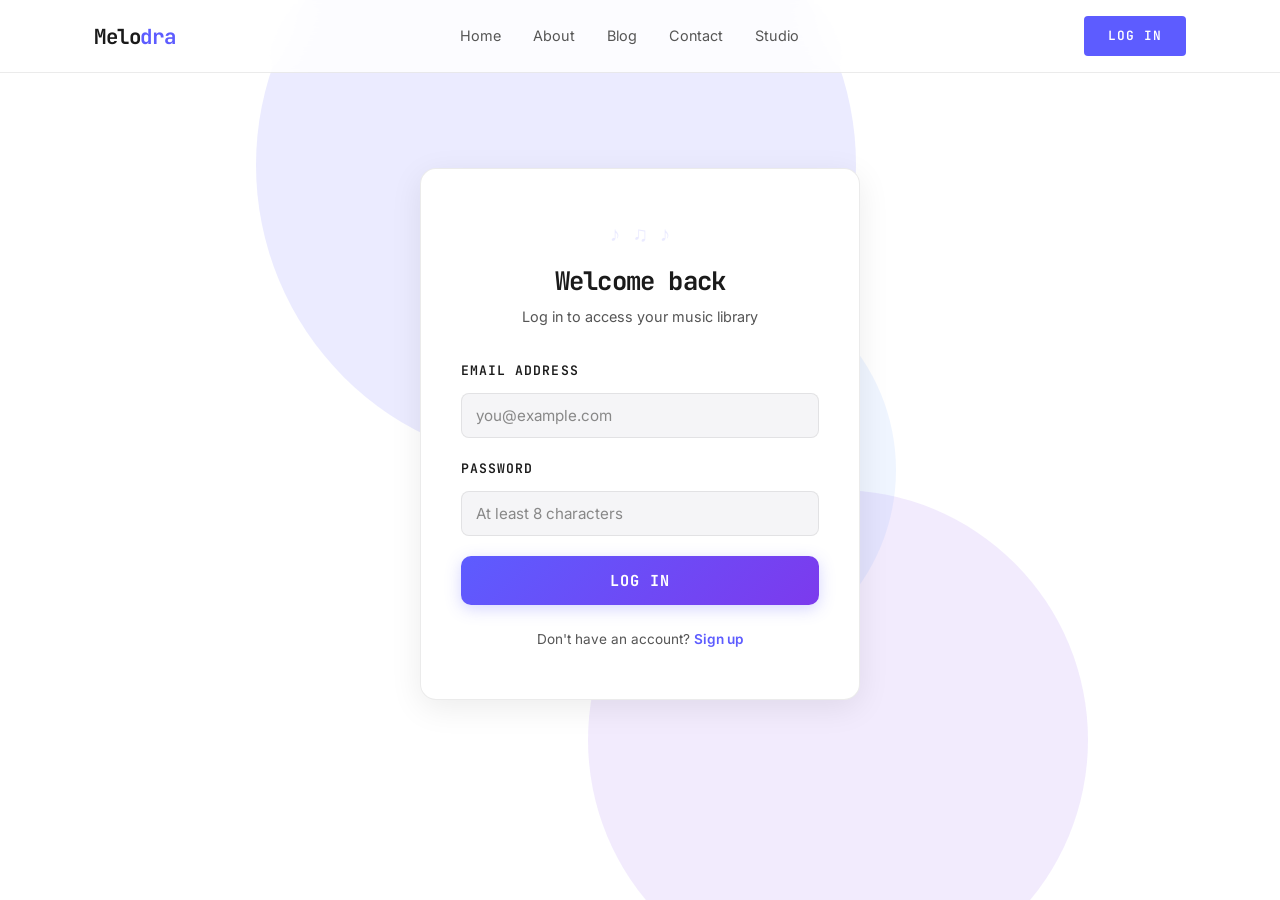
<file: templates/login.html>
<!DOCTYPE html>
<html lang="en">
<head>
  <meta charset="UTF-8" />
  <meta name="viewport" content="width=device-width, initial-scale=1.0" />
  <title>Melodra &ndash; Log In</title>
  <link rel="preconnect" href="https://fonts.googleapis.com" />
  <link rel="preconnect" href="https://fonts.gstatic.com" crossorigin />
  <link rel="stylesheet" href="https://fonts.googleapis.com/css2?family=Inter:wght@400;500;600;700&display=swap" />
  <link rel="stylesheet" href="https://fonts.googleapis.com/css2?family=JetBrains+Mono:wght@400;500;600;700&display=swap" />
  <link rel="stylesheet" href="/static/marketing.css" />
  <style>
    /* ── Aurora Background ── */
    .login-aurora {
      position: fixed;
      inset: 0;
      pointer-events: none;
      z-index: 0;
      overflow: hidden;
    }
    .login-aurora .blob {
      position: absolute;
      border-radius: 50%;
      animation: loginAuroraPulse 8s ease-in-out infinite alternate;
    }
    .login-aurora .blob--1 {
      width: 600px; height: 600px;
      background: #5D5CFF;
      opacity: 0.12;
      top: -15%; left: 20%;
    }
    .login-aurora .blob--2 {
      width: 500px; height: 500px;
      background: #7C3AED;
      opacity: 0.10;
      bottom: -10%; right: 15%;
      animation-delay: 2s;
    }
    .login-aurora .blob--3 {
      width: 400px; height: 400px;
      background: #3B82F6;
      opacity: 0.08;
      top: 30%; right: 30%;
      animation-delay: 4s;
    }
    @keyframes loginAuroraPulse {
      0%   { transform: scale(1)   translate(0, 0);       opacity: 0.12; }
      50%  { transform: scale(1.1) translate(20px, -10px); opacity: 0.22; }
      100% { transform: scale(1)   translate(-10px, 5px);  opacity: 0.15; }
    }

    /* ── Login Section ── */
    .login-section {
      position: relative;
      z-index: 1;
      min-height: calc(100vh - 72px);
      display: flex;
      align-items: center;
      justify-content: center;
      padding: 120px 24px 80px;
    }

    .login-card {
      max-width: 440px;
      width: 100%;
      background: #fff;
      border: 1px solid var(--m-border);
      border-radius: 16px;
      padding: 48px 40px;
      box-shadow: 0 8px 32px rgba(0,0,0,.08);
    }

    .login-notes {
      display: flex;
      justify-content: center;
      gap: 12px;
      margin-bottom: 16px;
      font-size: 1.3rem;
      opacity: 0.12;
      color: var(--m-primary);
    }
    .login-notes span {
      animation: floatNote 3s ease-in-out infinite;
    }
    .login-notes span:nth-child(1) { animation-delay: 0s; }
    .login-notes span:nth-child(2) { animation-delay: 0.3s; }
    .login-notes span:nth-child(3) { animation-delay: 0.6s; }
    @keyframes floatNote {
      0%, 100% { transform: translateY(0); }
      50% { transform: translateY(-5px); }
    }

    .login-header {
      text-align: center;
      margin-bottom: 32px;
    }
    .login-header h1 {
      font-family: var(--m-mono);
      font-size: 1.6rem;
      font-weight: 700;
      color: var(--m-text);
      margin-bottom: 8px;
    }
    .login-header p {
      font-size: 0.9rem;
      color: var(--m-text-mid);
    }

    .form-group {
      margin-bottom: 20px;
    }
    .form-group label {
      display: block;
      font-size: 0.82rem;
      font-weight: 600;
      color: var(--m-text);
      margin-bottom: 6px;
    }
    .form-input {
      width: 100%;
      padding: 12px 14px;
      font-family: var(--m-body);
      font-size: 0.95rem;
      color: var(--m-text);
      background: var(--m-surface);
      border: 1px solid var(--m-border);
      border-radius: 8px;
      outline: none;
      transition: border-color 0.2s ease, box-shadow 0.2s ease;
    }
    .form-input:focus {
      border-color: var(--m-primary);
      box-shadow: 0 0 0 3px rgba(93, 92, 255, 0.1);
    }
    .form-input::placeholder {
      color: var(--m-text-lo);
    }

    .form-error {
      background: rgba(220, 38, 38, 0.06);
      border: 1px solid rgba(220, 38, 38, 0.15);
      color: #dc2626;
      font-size: 0.85rem;
      padding: 10px 14px;
      border-radius: 8px;
      margin-bottom: 20px;
      display: none;
    }
    .form-error.visible { display: block; }

    .submit-btn {
      width: 100%;
      padding: 14px;
      font-family: var(--m-mono);
      font-size: 0.95rem;
      font-weight: 700;
      text-transform: uppercase;
      letter-spacing: 0.06em;
      color: #fff;
      background: linear-gradient(135deg, #5D5CFF 0%, #7C3AED 100%);
      border: none;
      border-radius: 10px;
      cursor: pointer;
      transition: transform 0.2s ease, box-shadow 0.2s ease;
      box-shadow: 0 4px 16px rgba(93, 92, 255, 0.25);
    }
    .submit-btn:hover {
      transform: translateY(-2px);
      box-shadow: 0 6px 24px rgba(93, 92, 255, 0.35);
    }
    .submit-btn:active {
      transform: translateY(0);
    }
    .submit-btn:disabled {
      opacity: 0.6;
      cursor: not-allowed;
      transform: none;
    }

    .toggle-text {
      text-align: center;
      margin-top: 24px;
      font-size: 0.85rem;
      color: var(--m-text-mid);
    }
    .toggle-text a {
      color: var(--m-primary);
      font-weight: 600;
      text-decoration: none;
    }
    .toggle-text a:hover {
      text-decoration: underline;
    }

    .hidden { display: none !important; }

    @media (max-width: 480px) {
      .login-card { padding: 36px 24px; }
      .login-header h1 { font-size: 1.3rem; }
    }
  </style>
</head>
<body class="marketing">

  <!-- ─── Navbar ─── -->
  <nav class="navbar">
    <div class="container">
      <a href="/" class="nav-logo">Melo<span>dra</span></a>
      <ul class="nav-links" id="navLinks">
        <li><a href="/">Home</a></li>
        <li><a href="/about">About</a></li>
        <li><a href="/blog">Blog</a></li>
        <li><a href="/contact">Contact</a></li>
        <li><a href="/studio">Studio</a></li>
      </ul>
      <a href="/login" class="nav-cta">Log In</a>
      <button class="nav-toggle" id="navToggle" aria-label="Menu">&#9776;</button>
    </div>
  </nav>

  <!-- ─── Aurora Background ─── -->
  <div class="login-aurora">
    <div class="blob blob--1"></div>
    <div class="blob blob--2"></div>
    <div class="blob blob--3"></div>
  </div>

  <!-- ─── Login Section ─── -->
  <section class="login-section">
    <div class="login-card">
      <div class="login-notes">
        <span>&#9834;</span>
        <span>&#9835;</span>
        <span>&#9834;</span>
      </div>

      <div class="login-header">
        <h1 id="auth-title">Welcome back</h1>
        <p id="auth-subtitle">Log in to access your music library</p>
      </div>

      <div class="form-error" id="auth-error"></div>

      <form id="auth-form" autocomplete="on">
        <div class="form-group hidden" id="name-group">
          <label for="name-input">Full name</label>
          <input type="text" id="name-input" class="form-input" placeholder="Your name" autocomplete="name" />
        </div>
        <div class="form-group">
          <label for="email-input">Email address</label>
          <input type="email" id="email-input" class="form-input" placeholder="you@example.com" required autocomplete="email" />
        </div>
        <div class="form-group">
          <label for="password-input">Password</label>
          <input type="password" id="password-input" class="form-input" placeholder="At least 8 characters" required autocomplete="current-password" />
        </div>
        <button type="submit" class="submit-btn" id="submit-btn">Log In</button>
      </form>

      <p class="toggle-text">
        <span id="toggle-prompt">Don't have an account?</span>
        <a href="#" id="toggle-link">Sign up</a>
      </p>
    </div>
  </section>

  <script>
    document.getElementById('navToggle').addEventListener('click', () => {
      document.getElementById('navLinks').classList.toggle('open');
    });

    const form       = document.getElementById('auth-form');
    const titleEl    = document.getElementById('auth-title');
    const subtitleEl = document.getElementById('auth-subtitle');
    const errorEl    = document.getElementById('auth-error');
    const nameGroup  = document.getElementById('name-group');
    const nameInput  = document.getElementById('name-input');
    const emailInput = document.getElementById('email-input');
    const passInput  = document.getElementById('password-input');
    const submitBtn  = document.getElementById('submit-btn');
    const toggleLink = document.getElementById('toggle-link');
    const togglePrompt = document.getElementById('toggle-prompt');

    let isSignup = false;

    toggleLink.addEventListener('click', (e) => {
      e.preventDefault();
      isSignup = !isSignup;
      errorEl.classList.remove('visible');

      if (isSignup) {
        titleEl.textContent = 'Create your account';
        subtitleEl.textContent = 'Sign up to start your music library';
        nameGroup.classList.remove('hidden');
        nameInput.setAttribute('required', '');
        passInput.setAttribute('autocomplete', 'new-password');
        submitBtn.textContent = 'Sign Up';
        togglePrompt.textContent = 'Already have an account?';
        toggleLink.textContent = 'Log in';
      } else {
        titleEl.textContent = 'Welcome back';
        subtitleEl.textContent = 'Log in to access your music library';
        nameGroup.classList.add('hidden');
        nameInput.removeAttribute('required');
        passInput.setAttribute('autocomplete', 'current-password');
        submitBtn.textContent = 'Log In';
        togglePrompt.textContent = "Don't have an account?";
        toggleLink.textContent = 'Sign up';
      }
    });

    form.addEventListener('submit', async (e) => {
      e.preventDefault();
      errorEl.classList.remove('visible');
      submitBtn.disabled = true;
      submitBtn.textContent = isSignup ? 'Creating account\u2026' : 'Logging in\u2026';

      const url = isSignup ? '/signup' : '/login';
      const body = {
        email: emailInput.value.trim(),
        password: passInput.value,
      };
      if (isSignup) body.name = nameInput.value.trim();

      try {
        const res = await fetch(url, {
          method: 'POST',
          headers: { 'Content-Type': 'application/json' },
          body: JSON.stringify(body),
        });
        const data = await res.json();

        if (!res.ok) {
          errorEl.textContent = data.error || 'Something went wrong.';
          errorEl.classList.add('visible');
          submitBtn.disabled = false;
          submitBtn.textContent = isSignup ? 'Sign Up' : 'Log In';
          return;
        }

        window.location.href = data.redirect || '/dashboard';
      } catch (err) {
        errorEl.textContent = 'Network error. Please try again.';
        errorEl.classList.add('visible');
        submitBtn.disabled = false;
        submitBtn.textContent = isSignup ? 'Sign Up' : 'Log In';
      }
    });
  </script>
</body>
</html>
</file>
<file: static/marketing.css>
/* ── Marketing Pages – "Sound Comes Alive" ──────────────────────────────── */

:root {
  --m-bg:        #FFFFFF;
  --m-surface:   #F5F5F7;
  --m-surface-2: #EFEFEF;
  --m-border:    rgba(0,0,0,0.08);
  --m-border-hi: rgba(93,92,255,0.3);
  --m-primary:   #5D5CFF;
  --m-primary-d: #4E4DE6;
  --m-primary-g: #7B7AFF;
  --m-purple:    #7C3AED;
  --m-blue:      #3B82F6;
  --m-green:     #16a34a;
  --m-text:      #1A1A1A;
  --m-text-mid:  #555555;
  --m-text-lo:   #888888;
  --m-font:      "Inter", sans-serif;
  --m-mono:      "JetBrains Mono", monospace;
  --m-radius:    12px;
  --m-radius-lg: 20px;
  --m-max-w:     1140px;
}

*, *::before, *::after { box-sizing: border-box; margin: 0; padding: 0; }

body.marketing {
  font-family: var(--m-font);
  background: var(--m-bg);
  color: var(--m-text);
  line-height: 1.6;
  -webkit-font-smoothing: antialiased;
  overflow-x: hidden;
}

a { color: var(--m-primary); text-decoration: none; }
a:hover { text-decoration: none; }

img { max-width: 100%; display: block; }

/* ── Utility ─────────────────────────────────────────────────────────────── */
.container { max-width: var(--m-max-w); margin: 0 auto; padding: 0 24px; }
.section   { padding: 100px 0; }
.section--sm { padding: 64px 0; }
.text-center { text-align: center; }

.eyebrow {
  display: inline-flex;
  align-items: center;
  gap: 8px;
  font-family: var(--m-mono);
  font-size: 0.72rem;
  font-weight: 600;
  letter-spacing: 0.2em;
  text-transform: uppercase;
  color: var(--m-primary);
  background: rgba(93,92,255,0.07);
  border: 1px solid rgba(93,92,255,0.15);
  border-radius: 100px;
  padding: 6px 14px;
  margin-bottom: 16px;
}
.eyebrow::before {
  content: "";
  width: 6px; height: 6px;
  border-radius: 50%;
  background: var(--m-primary);
  flex-shrink: 0;
}

h1, h2, h3, h4 { font-family: var(--m-mono); font-weight: 700; line-height: 1.2; }
h1 { font-size: clamp(2.2rem, 5vw, 3.6rem); letter-spacing: -0.03em; }
h2 { font-size: clamp(1.6rem, 3.5vw, 2.4rem); letter-spacing: -0.02em; }
h3 { font-size: 1.2rem; }
h4 { font-size: 1rem; }

.subtitle {
  font-size: 1.1rem;
  color: var(--m-text-mid);
  max-width: 560px;
  margin: 16px auto 0;
  line-height: 1.75;
}

/* ── Buttons ─────────────────────────────────────────────────────────────── */
.btn {
  display: inline-flex;
  align-items: center;
  gap: 8px;
  font-family: var(--m-mono);
  font-size: 0.85rem;
  font-weight: 600;
  letter-spacing: 0.06em;
  text-transform: uppercase;
  border: none;
  border-radius: 4px;
  padding: 14px 32px;
  cursor: pointer;
  transition: transform 0.2s, box-shadow 0.25s, background 0.2s;
  text-decoration: none;
  position: relative;
  overflow: hidden;
}

.btn--primary {
  background: var(--m-primary);
  color: #fff;
}
.btn--primary::after {
  content: "";
  position: absolute;
  inset: 0;
  background: linear-gradient(90deg, transparent 0%, rgba(255,255,255,0.2) 50%, transparent 100%);
  transform: translateX(-100%);
  transition: transform 0.5s ease;
}
.btn--primary:hover::after { transform: translateX(100%); }
.btn--primary:hover {
  background: var(--m-primary-d);
  transform: translateY(-2px);
  box-shadow: 0 8px 24px rgba(93,92,255,0.3);
}

.btn--outline {
  background: transparent;
  color: var(--m-text);
  border: 1.5px solid var(--m-border);
}
.btn--outline:hover {
  border-color: var(--m-primary);
  color: var(--m-primary);
  transform: translateY(-2px);
}

.btn-group { display: flex; gap: 16px; flex-wrap: wrap; }

/* ── Navbar ──────────────────────────────────────────────────────────────── */
.navbar {
  position: fixed;
  top: 0; left: 0; right: 0;
  z-index: 200;
  padding: 16px 0;
  background: rgba(255,255,255,0.85);
  backdrop-filter: blur(16px);
  -webkit-backdrop-filter: blur(16px);
  border-bottom: 1px solid var(--m-border);
  transition: background 0.3s, box-shadow 0.3s;
}
.navbar.scrolled {
  background: rgba(255,255,255,0.95);
  box-shadow: 0 1px 24px rgba(0,0,0,0.06);
}
.navbar .container {
  display: flex;
  align-items: center;
  justify-content: space-between;
}
.nav-logo {
  font-family: var(--m-mono);
  font-size: 1.3rem;
  font-weight: 700;
  color: var(--m-text);
  letter-spacing: -0.02em;
}
.nav-logo:hover { text-decoration: none; }
.nav-logo span { color: var(--m-primary); }

.nav-links {
  display: flex;
  align-items: center;
  gap: 32px;
  list-style: none;
}
.nav-links a {
  font-size: 0.9rem;
  color: var(--m-text-mid);
  transition: color 0.2s;
}
.nav-links a:hover { color: var(--m-text); text-decoration: none; }
.nav-links a.active { color: var(--m-primary); }

.nav-cta {
  font-family: var(--m-mono);
  font-size: 0.8rem;
  font-weight: 600;
  text-transform: uppercase;
  letter-spacing: 0.08em;
  background: var(--m-primary);
  color: #fff;
  padding: 10px 24px;
  border-radius: 4px;
  transition: background 0.2s, box-shadow 0.2s, transform 0.2s;
}
.nav-cta:hover {
  background: var(--m-primary-d);
  box-shadow: 0 4px 16px rgba(93,92,255,0.3);
  transform: translateY(-1px);
  text-decoration: none;
}

.nav-toggle {
  display: none;
  background: none;
  border: none;
  color: var(--m-text);
  font-size: 1.5rem;
  cursor: pointer;
}

/* ── Hero – Canvas Waveform ──────────────────────────────────────────────── */
.hero {
  position: relative;
  min-height: 100vh;
  display: flex;
  align-items: center;
  justify-content: center;
  text-align: center;
  padding: 120px 24px 96px;
  overflow: hidden;
}

#heroCanvas {
  position: absolute;
  inset: 0;
  width: 100%;
  height: 100%;
  pointer-events: none;
  z-index: 0;
}

.hero-content {
  position: relative;
  z-index: 2;
  max-width: 720px;
}

.hero h1 {
  margin-bottom: 20px;
}
.hero h1 .char {
  display: inline-block;
  min-width: 0.35em;
  transition: color 0.1s;
}
.hero .subtitle { font-size: 1.2rem; margin-bottom: 40px; }
.hero .btn-group { justify-content: center; }

/* Scroll rings */
.scroll-rings {
  position: absolute;
  bottom: 40px;
  left: 50%;
  transform: translateX(-50%);
  display: flex;
  flex-direction: column;
  align-items: center;
  gap: 8px;
  z-index: 2;
  opacity: 0;
}
.scroll-rings span {
  display: block;
  border: 1.5px solid var(--m-primary);
  border-radius: 50%;
  animation: ringPulse 2.4s ease-out infinite;
}
.scroll-rings span:nth-child(1) { width: 16px; height: 16px; animation-delay: 0s; }
.scroll-rings span:nth-child(2) { width: 28px; height: 28px; animation-delay: 0.3s; }
.scroll-rings span:nth-child(3) { width: 40px; height: 40px; animation-delay: 0.6s; }
.scroll-rings-label {
  font-family: var(--m-mono);
  font-size: 0.6rem;
  letter-spacing: 0.2em;
  text-transform: uppercase;
  color: var(--m-text-lo);
  margin-top: 4px;
}

@keyframes ringPulse {
  0%   { transform: scale(0.7); opacity: 0.8; }
  100% { transform: scale(1.5); opacity: 0; }
}

/* ── Wave Dividers ───────────────────────────────────────────────────────── */
.wave-divider {
  position: relative;
  height: 60px;
  overflow: hidden;
  line-height: 0;
}
.wave-divider svg {
  display: block;
  width: 100%;
  height: 100%;
}

/* ── Section headers ─────────────────────────────────────────────────────── */
.section-header {
  text-align: center;
  margin-bottom: 56px;
}
.section-header h2 { margin-bottom: 12px; }
.section-header .subtitle { margin: 0 auto; }

/* ── Features – Asymmetric Bento Grid ────────────────────────────────────── */
.bento-grid {
  display: grid;
  grid-template-areas: "a b" "a c";
  grid-template-rows: 1fr 1fr;
  grid-template-columns: 1fr 1fr;
  gap: 24px;
  min-height: 460px;
}

.bento-card {
  background: var(--m-surface);
  border: 1px solid var(--m-border);
  border-radius: var(--m-radius);
  padding: 40px 32px;
  position: relative;
  overflow: hidden;
  transition: border-color 0.25s, transform 0.25s, box-shadow 0.25s;
  transform-style: preserve-3d;
  will-change: transform, clip-path;
  clip-path: inset(100% 0 0 0);
}

.bento-card--upload { grid-area: a; display: flex; flex-direction: column; justify-content: center; }
.bento-card--playback { grid-area: b; }
.bento-card--musicians { grid-area: c; }

/* Spotlight glow */
.bento-card::before {
  content: "";
  position: absolute;
  inset: 0;
  background: radial-gradient(circle at var(--mx, 50%) var(--my, 50%), rgba(93,92,255,0.07) 0%, transparent 60%);
  opacity: 0;
  transition: opacity 0.3s;
  border-radius: inherit;
  pointer-events: none;
}
.bento-card:hover::before { opacity: 1; }
.bento-card:hover {
  border-color: var(--m-border-hi);
  box-shadow: 0 20px 40px rgba(0,0,0,0.08), 0 0 0 1px rgba(93,92,255,0.08);
}

.bento-card h3 { margin-bottom: 10px; }
.bento-card p { color: var(--m-text-mid); font-size: 0.95rem; line-height: 1.7; }

/* Micro-animation: Upload file page */
.micro-upload {
  width: 56px;
  height: 72px;
  margin-bottom: 20px;
  position: relative;
}
.micro-upload-page {
  width: 100%;
  height: 100%;
  background: rgba(93,92,255,0.1);
  border: 2px solid var(--m-primary);
  border-radius: 4px;
  position: relative;
  animation: pageDrop 1.5s ease-out forwards;
  overflow: hidden;
}
.micro-upload-page::after {
  content: "";
  position: absolute;
  top: 0; left: 0;
  width: 100%;
  height: 3px;
  background: var(--m-primary);
  animation: scanLine 2s 1.5s ease-in-out infinite;
  transform: translateY(-100%);
}
/* Staff lines inside page */
.micro-upload-page span {
  display: block;
  width: 70%;
  height: 1.5px;
  background: var(--m-primary);
  opacity: 0.4;
  margin: 8px auto 0;
}
.micro-upload-page span:first-child { margin-top: 14px; }

@keyframes pageDrop {
  0%   { transform: translateY(-40px); opacity: 0; }
  60%  { transform: translateY(6px); opacity: 1; }
  80%  { transform: translateY(-3px); }
  100% { transform: translateY(0); opacity: 1; }
}

@keyframes scanLine {
  0%   { transform: translateY(-100%); }
  50%  { transform: translateY(2300%); }
  100% { transform: translateY(-100%); }
}

/* Micro-animation: Equalizer bars */
.micro-eq {
  display: flex;
  align-items: flex-end;
  gap: 5px;
  height: 48px;
  margin-bottom: 20px;
}
.micro-eq span {
  display: block;
  width: 8px;
  background: var(--m-primary);
  border-radius: 2px;
  animation: eqPulse 1.2s ease-in-out infinite alternate;
}
.micro-eq span:nth-child(1) { height: 40%; animation-delay: 0s; }
.micro-eq span:nth-child(2) { height: 70%; animation-delay: 0.15s; }
.micro-eq span:nth-child(3) { height: 50%; animation-delay: 0.3s; }
.micro-eq span:nth-child(4) { height: 90%; animation-delay: 0.45s; }
.micro-eq span:nth-child(5) { height: 60%; animation-delay: 0.6s; }

@keyframes eqPulse {
  0%   { transform: scaleY(0.3); }
  100% { transform: scaleY(1); }
}

/* Micro-animation: 3D rotating note */
.micro-note {
  font-size: 2.8rem;
  color: var(--m-primary);
  margin-bottom: 16px;
  display: inline-block;
  animation: spin3d 4s linear infinite;
  filter: drop-shadow(0 0 12px rgba(93,92,255,0.3));
}

@keyframes spin3d {
  0%   { transform: perspective(400px) rotateY(0deg); }
  100% { transform: perspective(400px) rotateY(360deg); }
}

/* ── How It Works – Horizontal Scroll (Pinned) ───────────────────────────── */
.how-section {
  position: relative;
  overflow: hidden;
}

.how-header {
  text-align: center;
  padding: 80px 24px 32px;
}

.how-progress {
  width: 100%;
  max-width: var(--m-max-w);
  margin: 0 auto;
  padding: 0 24px;
  height: 3px;
  position: relative;
}
.how-progress-bg {
  width: 100%;
  height: 100%;
  background: var(--m-border);
  border-radius: 2px;
  overflow: hidden;
}
.how-progress-fill {
  width: 0%;
  height: 100%;
  background: var(--m-primary);
  border-radius: 2px;
}

.steps-track {
  display: flex;
  width: 300vw;
  padding-top: 48px;
}

.step-panel {
  width: 100vw;
  flex-shrink: 0;
  display: flex;
  align-items: center;
  justify-content: center;
  padding: 0 48px;
}

.step-panel-inner {
  max-width: 540px;
  text-align: center;
}

.step-number {
  font-family: var(--m-mono);
  font-size: 5rem;
  font-weight: 700;
  color: rgba(93,92,255,0.12);
  line-height: 1;
  margin-bottom: 16px;
}

.step-panel h3 {
  font-size: 1.4rem;
  margin-bottom: 12px;
}

.step-panel p {
  color: var(--m-text-mid);
  font-size: 1rem;
  line-height: 1.7;
  margin-bottom: 32px;
}

/* Step illustrations */
.step-illus {
  height: 120px;
  display: flex;
  align-items: center;
  justify-content: center;
  margin-bottom: 24px;
}

/* Staff lines illustration */
.illus-staff {
  position: relative;
  width: 200px;
  height: 80px;
}
.illus-staff span {
  display: block;
  width: 100%;
  height: 2px;
  background: var(--m-text-lo);
  opacity: 0.3;
  position: absolute;
}
.illus-staff span:nth-child(1) { top: 0; }
.illus-staff span:nth-child(2) { top: 20px; }
.illus-staff span:nth-child(3) { top: 40px; }
.illus-staff span:nth-child(4) { top: 60px; }
.illus-staff span:nth-child(5) { top: 80px; }
.illus-staff-scan {
  position: absolute;
  top: -4px;
  left: 0;
  width: 3px;
  height: calc(100% + 8px);
  background: var(--m-primary);
  border-radius: 2px;
  animation: staffScan 3s ease-in-out infinite;
  box-shadow: 0 0 8px rgba(93,92,255,0.5);
}

@keyframes staffScan {
  0%   { left: 0; }
  50%  { left: calc(100% - 3px); }
  100% { left: 0; }
}

/* Note dots illustration */
.illus-dots {
  position: relative;
  width: 180px;
  height: 80px;
}
.illus-dots span {
  position: absolute;
  width: 10px;
  height: 10px;
  background: var(--m-primary);
  border-radius: 50%;
  animation: dotFade 2.5s ease-in-out infinite;
}
.illus-dots span:nth-child(1) { top: 10px; left: 20px; animation-delay: 0s; }
.illus-dots span:nth-child(2) { top: 30px; left: 50px; animation-delay: 0.3s; }
.illus-dots span:nth-child(3) { top: 15px; left: 80px; animation-delay: 0.6s; }
.illus-dots span:nth-child(4) { top: 50px; left: 110px; animation-delay: 0.9s; }
.illus-dots span:nth-child(5) { top: 25px; left: 140px; animation-delay: 1.2s; }
.illus-dots-cursor {
  position: absolute;
  top: 0;
  right: 10px;
  width: 2px;
  height: 100%;
  background: var(--m-text);
  opacity: 0.4;
  animation: cursorBlink 1s step-end infinite;
}

@keyframes dotFade {
  0%, 100% { opacity: 0.3; transform: scale(0.8); }
  50%      { opacity: 1; transform: scale(1.2); }
}
@keyframes cursorBlink {
  0%, 50% { opacity: 0.4; }
  51%, 100% { opacity: 0; }
}

/* Play icon illustration */
.illus-play {
  position: relative;
  width: 80px;
  height: 80px;
}
.illus-play-btn {
  width: 0;
  height: 0;
  border-style: solid;
  border-width: 24px 0 24px 40px;
  border-color: transparent transparent transparent var(--m-primary);
  position: absolute;
  top: 50%;
  left: 55%;
  transform: translate(-50%, -50%);
}
.illus-play-ring {
  position: absolute;
  top: 50%;
  left: 50%;
  transform: translate(-50%, -50%);
  border: 2px solid var(--m-primary);
  border-radius: 50%;
  animation: playRing 2s ease-out infinite;
}
.illus-play-ring:nth-child(2) { width: 70px; height: 70px; animation-delay: 0s; }
.illus-play-ring:nth-child(3) { width: 100px; height: 100px; animation-delay: 0.4s; }
.illus-play-ring:nth-child(4) { width: 130px; height: 130px; animation-delay: 0.8s; }

@keyframes playRing {
  0%   { opacity: 0.6; transform: translate(-50%, -50%) scale(0.8); }
  100% { opacity: 0; transform: translate(-50%, -50%) scale(1.3); }
}

/* ── Stats – Digit Flip ──────────────────────────────────────────────────── */
.stats-grid {
  display: grid;
  grid-template-columns: repeat(4, 1fr);
  gap: 32px;
}

.stat {
  text-align: center;
  padding: 32px 16px;
  background: var(--m-surface);
  border: 1px solid var(--m-border);
  border-radius: var(--m-radius);
  transition: transform 0.3s, box-shadow 0.3s;
}
.stat:hover {
  transform: translateY(-4px);
  box-shadow: 0 12px 32px rgba(0,0,0,0.06);
}

.stat-number {
  font-family: var(--m-mono);
  font-size: 2.4rem;
  font-weight: 700;
  color: var(--m-primary);
  line-height: 1;
  margin-bottom: 8px;
  display: flex;
  align-items: center;
  justify-content: center;
  gap: 0;
}

.digit {
  display: inline-block;
  height: 1.2em;
  overflow: hidden;
  position: relative;
}
.digit-inner {
  display: block;
  transition: transform 0.6s cubic-bezier(0.22, 1, 0.36, 1);
}

.stat-suffix {
  font-size: 1.2rem;
  opacity: 0.7;
  margin-left: 2px;
}

.stat-label {
  font-size: 0.9rem;
  color: var(--m-text-mid);
}

/* ── Testimonials – Fanning Card Deck ────────────────────────────────────── */
.testimonials-deck {
  position: relative;
  height: 420px;
  display: flex;
  align-items: center;
  justify-content: center;
  perspective: 1000px;
}

.testimonial {
  background: var(--m-surface);
  border: 1px solid var(--m-border);
  border-radius: var(--m-radius);
  padding: 36px;
  width: 340px;
  position: absolute;
  transform-origin: bottom center;
  transition: transform 0.3s, box-shadow 0.3s;
}

.testimonial:hover {
  transform: translateY(-20px) scale(1.04) !important;
  box-shadow: 0 24px 48px rgba(0,0,0,0.12);
  z-index: 10;
}

.testimonial::before {
  content: "\201C";
  position: absolute;
  top: 20px; right: 24px;
  font-size: 4rem;
  line-height: 1;
  color: rgba(93,92,255,0.08);
  font-family: Georgia, serif;
  pointer-events: none;
}

.testimonial-quote {
  font-size: 1rem;
  font-style: italic;
  color: var(--m-text-mid);
  line-height: 1.7;
  margin-bottom: 24px;
  padding-left: 20px;
  border-left: 2px solid var(--m-primary);
}

.testimonial-author {
  display: flex;
  align-items: center;
  gap: 12px;
}

.testimonial-avatar {
  width: 40px; height: 40px;
  border-radius: 50%;
  background: rgba(93,92,255,0.15);
  display: flex;
  align-items: center;
  justify-content: center;
  font-weight: 600;
  font-size: 0.85rem;
  color: var(--m-primary);
}

.testimonial-name { font-weight: 600; font-size: 0.9rem; }
.testimonial-role { font-size: 0.8rem; color: var(--m-text-lo); }

/* ── CTA – Piano Keys ───────────────────────────────────────────────────── */
.cta-section {
  position: relative;
  overflow: hidden;
}

.piano-container {
  display: flex;
  justify-content: center;
  margin: 40px auto 48px;
  position: relative;
  height: 160px;
  max-width: 420px;
}

.piano-keys {
  display: flex;
  position: relative;
  height: 100%;
}

.piano-key {
  cursor: pointer;
  transition: background 0.1s, box-shadow 0.15s, transform 0.1s;
  border: none;
  padding: 0;
}

.piano-key--white {
  width: 52px;
  height: 100%;
  background: #fff;
  border: 1px solid #d0d0d0;
  border-radius: 0 0 6px 6px;
  position: relative;
  z-index: 1;
}
.piano-key--white:hover {
  background: #f0f0ff;
}
.piano-key--white.active {
  background: rgba(93,92,255,0.15);
  box-shadow: 0 0 20px rgba(93,92,255,0.4), inset 0 -4px 8px rgba(93,92,255,0.1);
  transform: scaleY(0.98);
  transform-origin: top;
}

.piano-key--black {
  width: 32px;
  height: 60%;
  background: #1a1a1a;
  border-radius: 0 0 4px 4px;
  position: absolute;
  z-index: 2;
  margin-left: -16px;
}
.piano-key--black:hover {
  background: #333;
}
.piano-key--black.active {
  background: var(--m-primary-d);
  box-shadow: 0 0 16px rgba(93,92,255,0.5);
  transform: scaleY(0.96);
  transform-origin: top;
}

.cta-box {
  text-align: center;
  position: relative;
}
.cta-box h2 { margin-bottom: 16px; }
.cta-box .subtitle { margin-bottom: 8px; }
.cta-box .btn-group { justify-content: center; }
.piano-hint {
  font-family: var(--m-mono);
  font-size: 0.7rem;
  color: var(--m-text-lo);
  letter-spacing: 0.1em;
  text-transform: uppercase;
  margin-bottom: 32px;
}

/* ── Newsletter ──────────────────────────────────────────────────────────── */
.newsletter-form {
  display: flex;
  gap: 12px;
  max-width: 480px;
  margin: 32px auto 0;
}
.newsletter-input {
  flex: 1;
  font-family: var(--m-font);
  font-size: 0.9rem;
  padding: 14px 20px;
  background: var(--m-surface);
  border: 1px solid var(--m-border);
  border-radius: 4px;
  color: var(--m-text);
  outline: none;
  transition: border-color 0.2s, box-shadow 0.2s;
}
.newsletter-input::placeholder { color: var(--m-text-lo); }
.newsletter-input:focus {
  border-color: var(--m-primary);
  box-shadow: 0 0 0 3px rgba(93,92,255,0.08);
}

/* ── FAQ ─────────────────────────────────────────────────────────────────── */
.faq-list {
  max-width: 720px;
  margin: 0 auto;
}
.faq-item {
  border-bottom: 1px solid var(--m-border);
}
.faq-question {
  width: 100%;
  background: none;
  border: none;
  color: var(--m-text);
  font-family: var(--m-font);
  font-size: 1rem;
  font-weight: 600;
  text-align: left;
  padding: 24px 0;
  cursor: pointer;
  display: flex;
  justify-content: space-between;
  align-items: center;
  transition: color 0.2s;
}
.faq-question:hover { color: var(--m-primary); }
.faq-chevron {
  font-size: 1.2rem;
  transition: transform 0.3s;
  color: var(--m-text-lo);
}
.faq-item.open .faq-chevron { transform: rotate(180deg); }
.faq-answer {
  max-height: 0;
  overflow: hidden;
  transition: max-height 0.3s ease, padding 0.3s ease;
}
.faq-item.open .faq-answer {
  max-height: 300px;
  padding-bottom: 24px;
}
.faq-answer p {
  color: var(--m-text-mid);
  font-size: 0.95rem;
  line-height: 1.7;
}

/* ── Footer ──────────────────────────────────────────────────────────────── */
.footer {
  border-top: 1px solid var(--m-border);
  padding: 64px 0 32px;
}
.footer-grid {
  display: grid;
  grid-template-columns: 2fr 1fr 1fr 1fr;
  gap: 48px;
  margin-bottom: 48px;
}
.footer-brand p { color: var(--m-text-mid); font-size: 0.9rem; margin-top: 12px; max-width: 280px; }
.footer-col h4 { margin-bottom: 16px; color: var(--m-text); }
.footer-col ul { list-style: none; }
.footer-col li { margin-bottom: 10px; }
.footer-col a { color: var(--m-text-mid); font-size: 0.9rem; }
.footer-col a:hover { color: var(--m-text); }
.footer-bottom {
  border-top: 1px solid var(--m-border);
  padding-top: 24px;
  display: flex;
  justify-content: space-between;
  align-items: center;
  font-size: 0.85rem;
  color: var(--m-text-lo);
}

/* ── About page ──────────────────────────────────────────────────────────── */
.about-hero { padding: 160px 24px 80px; text-align: center; }
.about-content {
  display: grid;
  grid-template-columns: 1fr 1fr;
  gap: 64px;
  align-items: center;
}
.about-content p { color: var(--m-text-mid); line-height: 1.8; }
.team-grid { display: grid; grid-template-columns: repeat(3, 1fr); gap: 32px; margin-top: 48px; }
.team-card {
  background: var(--m-surface);
  border: 1px solid var(--m-border);
  border-radius: var(--m-radius);
  padding: 32px;
  text-align: center;
}
.team-avatar {
  width: 80px; height: 80px;
  border-radius: 50%;
  background: rgba(93,92,255,0.12);
  display: flex; align-items: center; justify-content: center;
  margin: 0 auto 16px;
  font-family: var(--m-mono);
  font-size: 1.6rem; font-weight: 700;
  color: var(--m-primary);
}
.team-card h3 { margin-bottom: 4px; }
.team-card .role { color: var(--m-text-lo); font-size: 0.85rem; margin-bottom: 12px; }
.team-card p { color: var(--m-text-mid); font-size: 0.9rem; }
.logos-strip { display: flex; align-items: center; justify-content: center; gap: 48px; flex-wrap: wrap; margin-top: 48px; }
.logo-placeholder {
  padding: 16px 32px;
  background: var(--m-surface);
  border: 1px solid var(--m-border);
  border-radius: 8px;
  font-family: var(--m-mono);
  font-size: 0.8rem;
  color: var(--m-text-lo);
  text-transform: uppercase;
  letter-spacing: 0.1em;
}

/* ── Blog ────────────────────────────────────────────────────────────────── */
.blog-hero { padding: 160px 24px 48px; text-align: center; }
.blog-grid { display: grid; grid-template-columns: repeat(3, 1fr); gap: 32px; margin-top: 48px; }
.blog-card {
  background: var(--m-surface);
  border: 1px solid var(--m-border);
  border-radius: var(--m-radius);
  overflow: hidden;
  transition: border-color 0.2s, transform 0.2s;
}
.blog-card:hover { border-color: rgba(93,92,255,0.3); transform: translateY(-4px); }
.blog-thumb {
  height: 180px;
  background: linear-gradient(135deg, rgba(93,92,255,0.15), rgba(124,58,237,0.1));
  display: flex; align-items: center; justify-content: center; font-size: 2.5rem;
}
.blog-card-body { padding: 24px; }
.blog-card-body .tag {
  font-family: var(--m-mono); font-size: 0.7rem; text-transform: uppercase;
  letter-spacing: 0.12em; color: var(--m-primary); margin-bottom: 10px;
}
.blog-card-body h3 { margin-bottom: 8px; font-size: 1.05rem; }
.blog-card-body h3 a { color: var(--m-text); }
.blog-card-body h3 a:hover { color: var(--m-primary); text-decoration: none; }
.blog-card-body .excerpt { color: var(--m-text-mid); font-size: 0.9rem; margin-bottom: 16px; }
.blog-card-body .meta { font-size: 0.8rem; color: var(--m-text-lo); }

/* Blog Post */
.post-hero { padding: 160px 24px 48px; text-align: center; }
.post-hero .meta { margin-top: 16px; color: var(--m-text-mid); font-size: 0.9rem; }
.post-body { max-width: 720px; margin: 0 auto; padding: 48px 24px; color: var(--m-text-mid); font-size: 1.05rem; line-height: 1.85; }
.post-body h2 { color: var(--m-text); margin: 48px 0 16px; }
.post-body p { margin-bottom: 20px; }
.post-body ul { margin: 0 0 20px 24px; }
.post-body li { margin-bottom: 8px; }

/* ── Contact ─────────────────────────────────────────────────────────────── */
.contact-hero { padding: 160px 24px 48px; text-align: center; }
.contact-grid { display: grid; grid-template-columns: 1fr 1fr; gap: 64px; margin-top: 48px; }
.contact-info-card {
  background: var(--m-surface); border: 1px solid var(--m-border);
  border-radius: var(--m-radius); padding: 32px; margin-bottom: 24px;
}
.contact-info-card h3 { margin-bottom: 12px; }
.contact-info-card p { color: var(--m-text-mid); font-size: 0.95rem; }
.contact-info-card a { color: var(--m-primary); }
.contact-form { display: flex; flex-direction: column; gap: 20px; }
.form-group { display: flex; flex-direction: column; gap: 6px; }
.form-group label {
  font-family: var(--m-mono); font-size: 0.8rem; font-weight: 600;
  text-transform: uppercase; letter-spacing: 0.08em; color: var(--m-text-mid);
}
.form-input, .form-textarea {
  font-family: var(--m-font); font-size: 0.95rem; padding: 14px 18px;
  background: var(--m-surface); border: 1px solid var(--m-border);
  border-radius: 4px; color: var(--m-text); outline: none; transition: border-color 0.2s;
}
.form-input:focus, .form-textarea:focus { border-color: var(--m-primary); }
.form-textarea { resize: vertical; min-height: 140px; }

/* ── Responsive ──────────────────────────────────────────────────────────── */
@media (max-width: 1024px) {
  .bento-grid { grid-template-areas: "a" "b" "c"; grid-template-columns: 1fr; grid-template-rows: auto; }
  .stats-grid { grid-template-columns: repeat(2, 1fr); }
  .testimonials-deck { height: auto; flex-direction: column; gap: 24px; padding: 0 24px; }
  .testimonial { position: relative; width: 100%; max-width: 400px; }
  .footer-grid { grid-template-columns: 1fr 1fr; gap: 32px; }
  .about-content, .contact-grid { grid-template-columns: 1fr; }
  .team-grid, .blog-grid { grid-template-columns: repeat(2, 1fr); }

  /* Horizontal scroll disabled on tablet */
  .steps-track { flex-direction: column; width: 100%; padding: 24px; }
  .step-panel { width: 100%; padding: 24px 0; }
  .how-progress { display: none; }
}

@media (max-width: 768px) {
  .section { padding: 64px 0; }
  .nav-links { display: none; }
  .nav-toggle { display: block; }
  .nav-links.open {
    display: flex; flex-direction: column;
    position: absolute; top: 100%; left: 0; right: 0;
    background: rgba(255,255,255,0.95);
    backdrop-filter: blur(16px);
    padding: 24px;
    border-bottom: 1px solid var(--m-border);
  }
  .bento-grid { grid-template-areas: "a" "b" "c"; grid-template-columns: 1fr; grid-template-rows: auto; min-height: auto; }
  .stats-grid { grid-template-columns: repeat(2, 1fr); }
  .footer-grid { grid-template-columns: 1fr; }
  .newsletter-form { flex-direction: column; }
  .btn-group { flex-direction: column; align-items: stretch; text-align: center; }
  .hero { min-height: auto; padding: 140px 24px 80px; }
  .piano-container { height: 120px; }
  .piano-key--white { width: 38px; }
  .piano-key--black { width: 24px; margin-left: -12px; }
  .team-grid, .blog-grid { grid-template-columns: 1fr; }
}

/* ── Reduced motion ──────────────────────────────────────────────────────── */
@media (prefers-reduced-motion: reduce) {
  *, *::before, *::after {
    animation-duration: 0.01ms !important;
    animation-iteration-count: 1 !important;
    transition-duration: 0.01ms !important;
  }
  .bento-card { clip-path: none; }
  #heroCanvas { display: none; }
}
</file>
